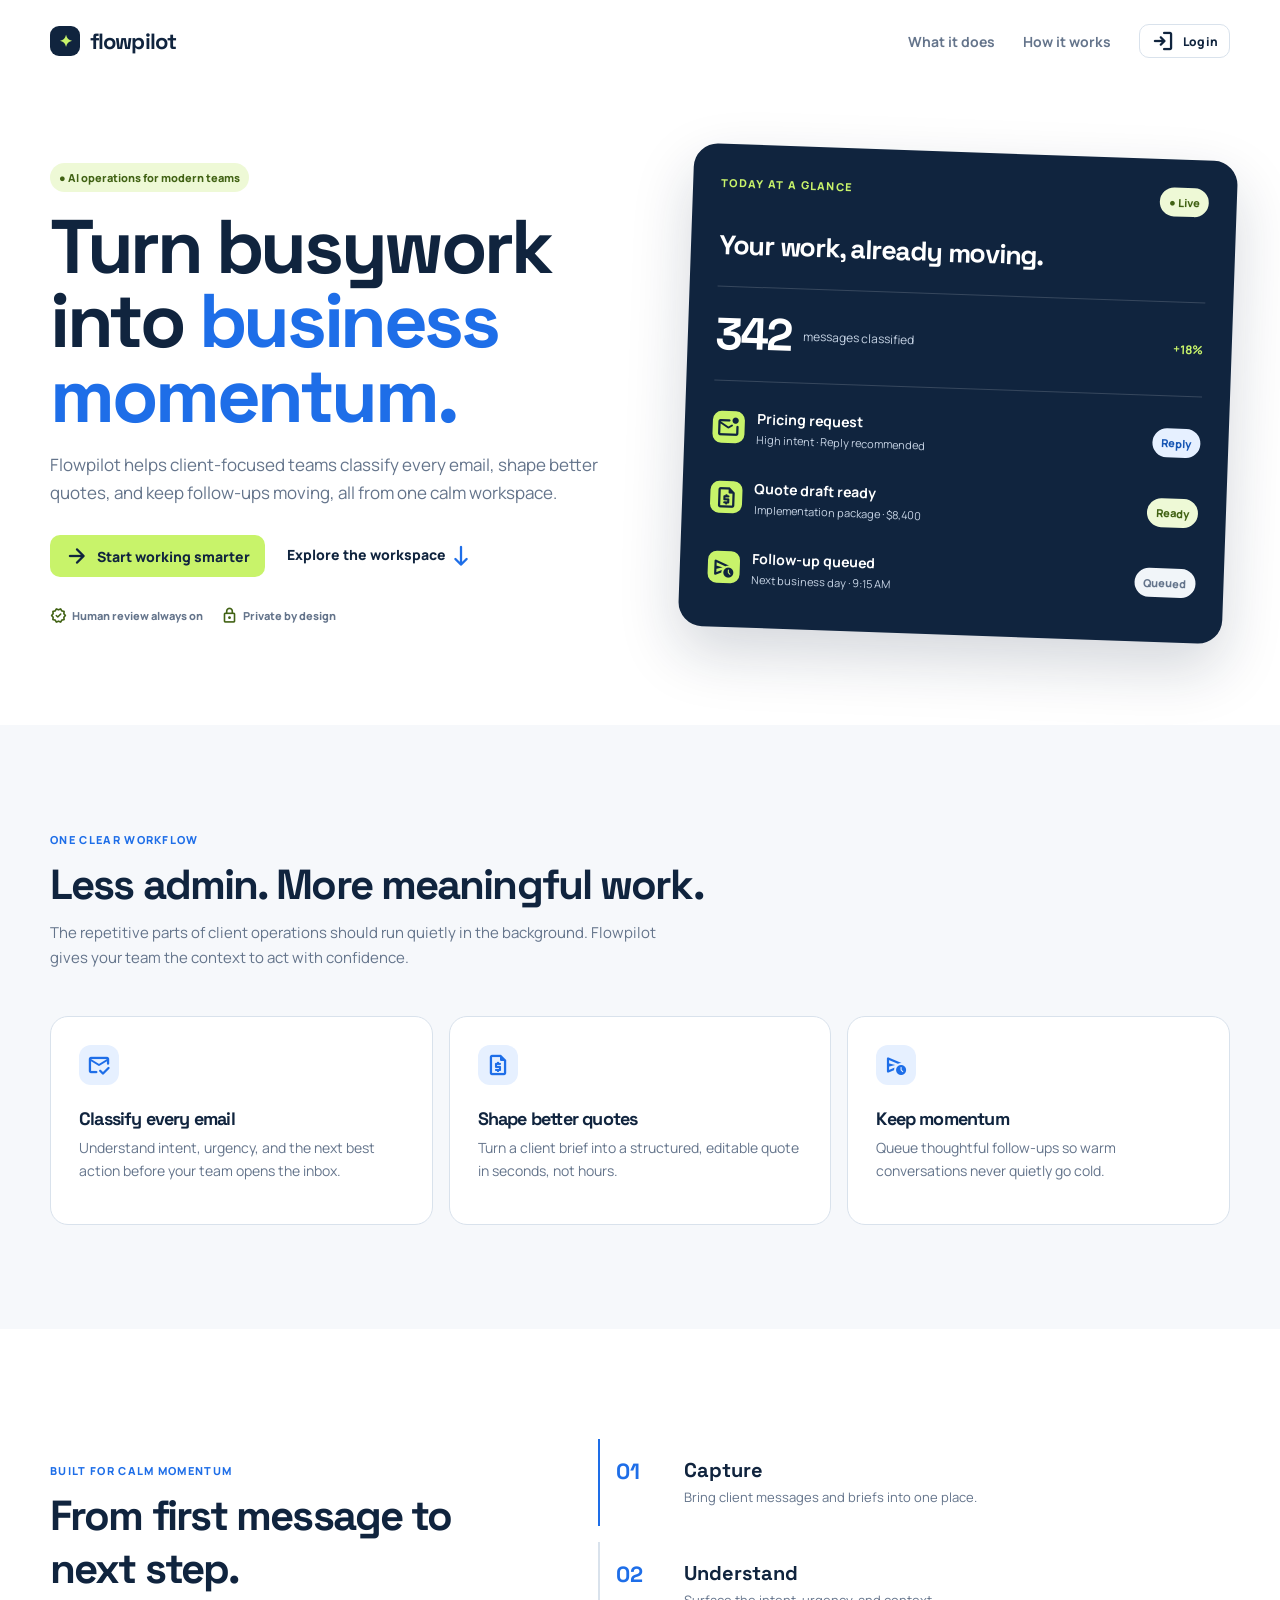
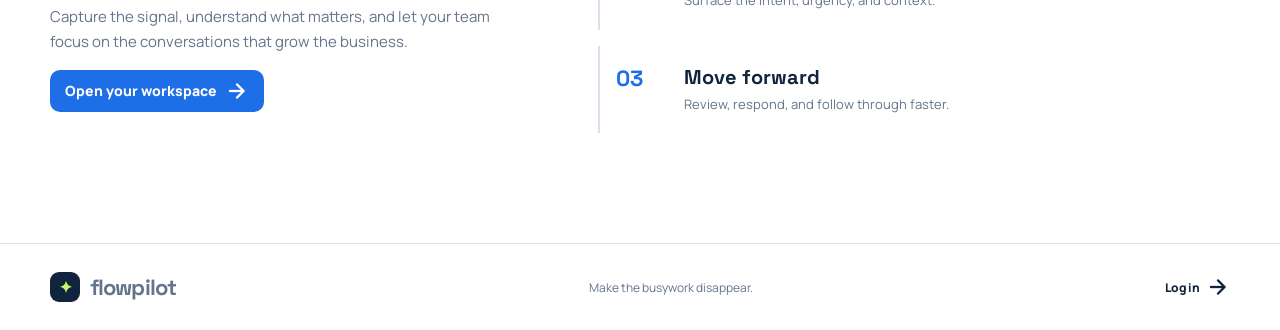
<file: index.html>
<!doctype html>
<html lang="en">
<head>
  <meta charset="utf-8">
  <meta name="viewport" content="width=device-width, initial-scale=1">
  <title>Flowpilot · Calm operations for client work</title>
  <link rel="preconnect" href="https://fonts.googleapis.com">
  <link rel="preconnect" href="https://fonts.gstatic.com" crossorigin>
  <link href="https://fonts.googleapis.com/css2?family=Manrope:wght@400;600;700;800&family=Space+Grotesk:wght@500;600;700&family=Material+Symbols+Rounded:FILL@0..1&display=swap" rel="stylesheet">
  <link rel="stylesheet" href="app.css">
</head>
<body data-page="landing">
  <script src="app.js"></script>
</body>
</html>
</file>
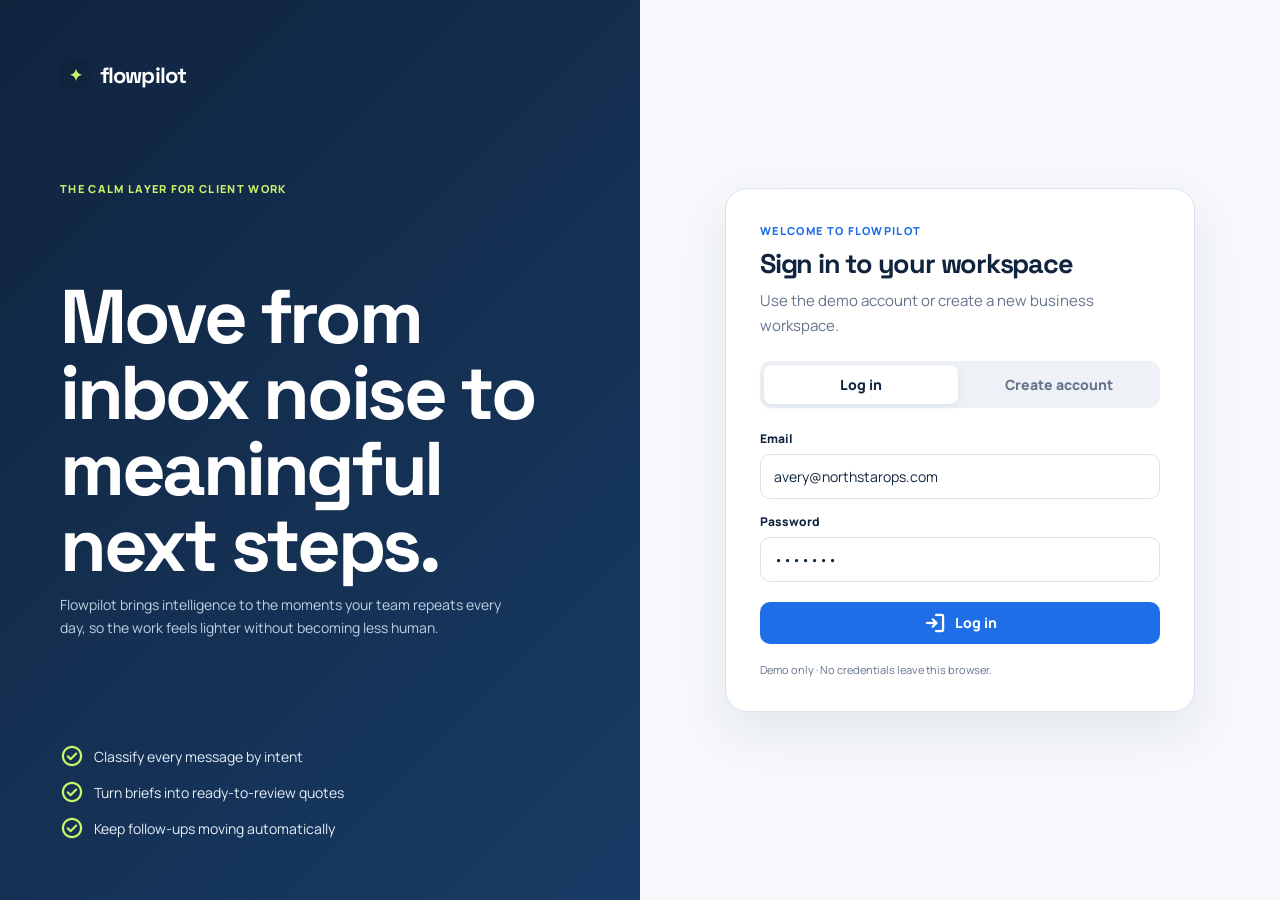
<file: analytics.html>
<!doctype html>
<html lang="en"><head><meta charset="utf-8"><meta name="viewport" content="width=device-width, initial-scale=1"><title>Analytics · flowpilot</title><link rel="preconnect" href="https://fonts.googleapis.com"><link rel="preconnect" href="https://fonts.gstatic.com" crossorigin><link href="https://fonts.googleapis.com/css2?family=Manrope:wght@400;600;700;800&family=Space+Grotesk:wght@500;600;700&family=Material+Symbols+Rounded:FILL@0..1&display=swap" rel="stylesheet"><link rel="stylesheet" href="app.css"></head><body data-page="analytics"><script src="app.js"></script></body></html>
</file>
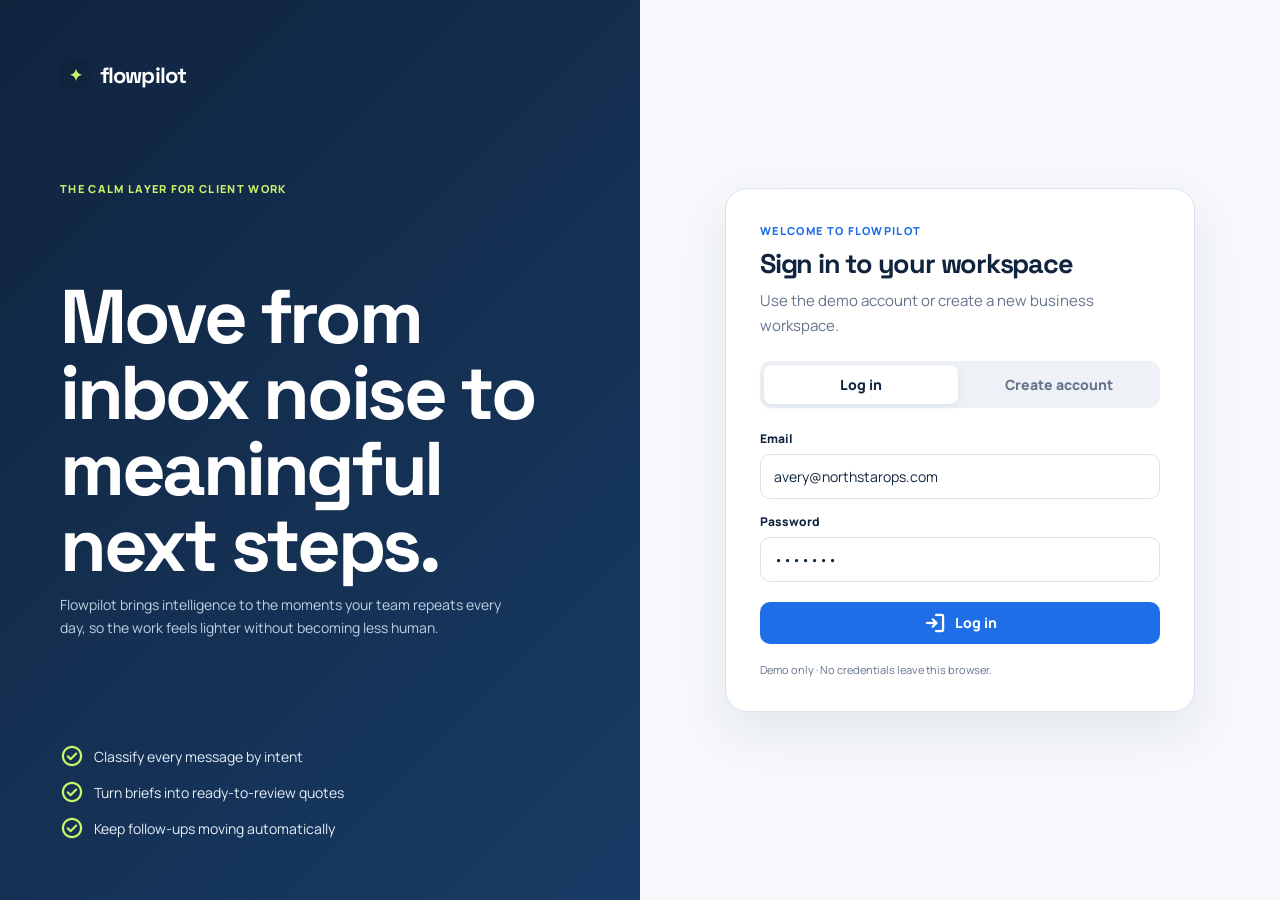
<file: campaign.html>
<!doctype html>
<html lang="en"><head><meta charset="utf-8"><meta name="viewport" content="width=device-width, initial-scale=1"><title>Followups · flowpilot</title><link rel="preconnect" href="https://fonts.googleapis.com"><link rel="preconnect" href="https://fonts.gstatic.com" crossorigin><link href="https://fonts.googleapis.com/css2?family=Manrope:wght@400;600;700;800&family=Space+Grotesk:wght@500;600;700&family=Material+Symbols+Rounded:FILL@0..1&display=swap" rel="stylesheet"><link rel="stylesheet" href="app.css"></head><body data-page="campaign"><script src="app.js"></script></body></html>
</file>
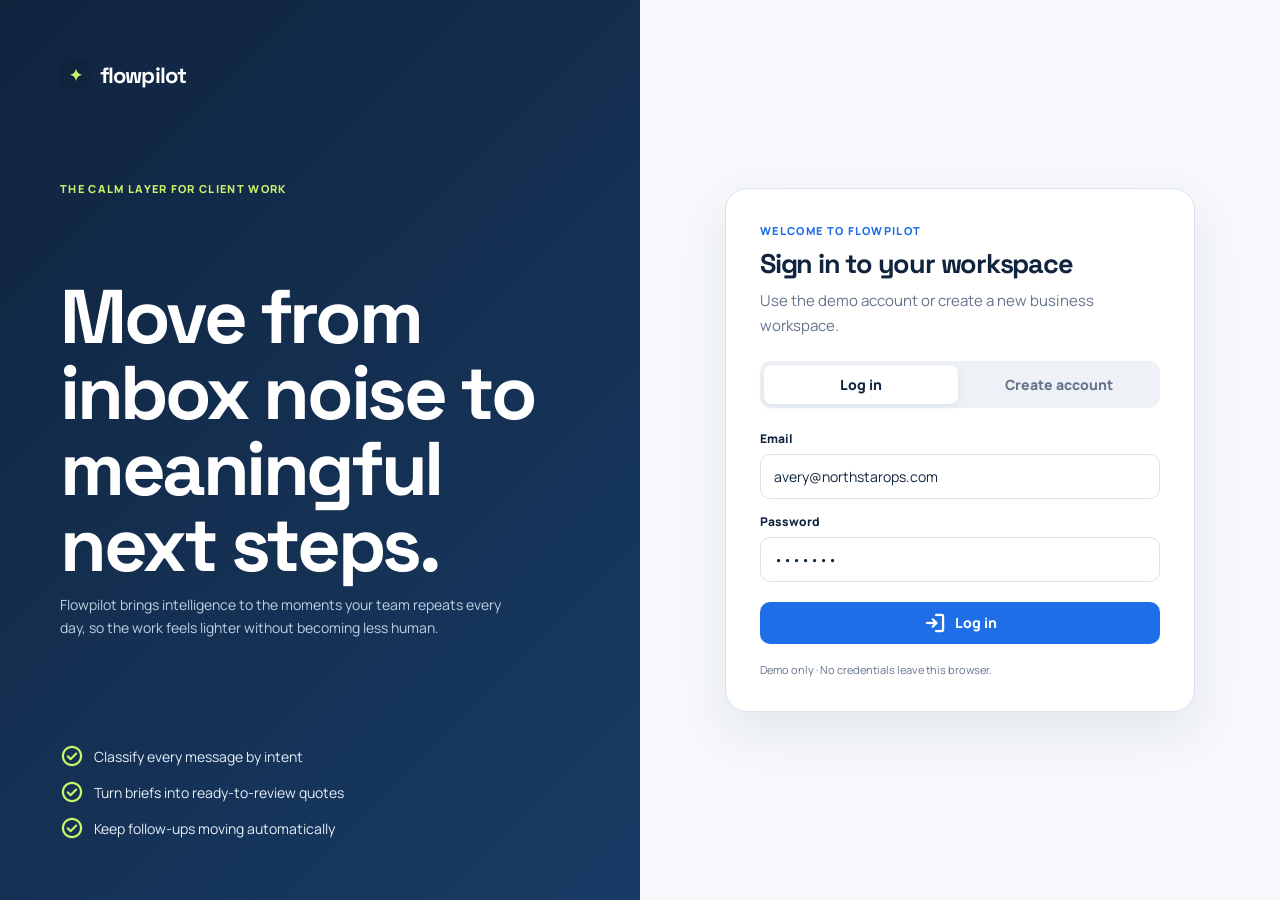
<file: dashboard.html>
<!doctype html>
<html lang="en"><head><meta charset="utf-8"><meta name="viewport" content="width=device-width, initial-scale=1"><title>Overview · flowpilot</title><link rel="preconnect" href="https://fonts.googleapis.com"><link rel="preconnect" href="https://fonts.gstatic.com" crossorigin><link href="https://fonts.googleapis.com/css2?family=Manrope:wght@400;600;700;800&family=Space+Grotesk:wght@500;600;700&family=Material+Symbols+Rounded:FILL@0..1&display=swap" rel="stylesheet"><link rel="stylesheet" href="app.css"></head><body data-page="dashboard"><script src="app.js"></script></body></html>
</file>
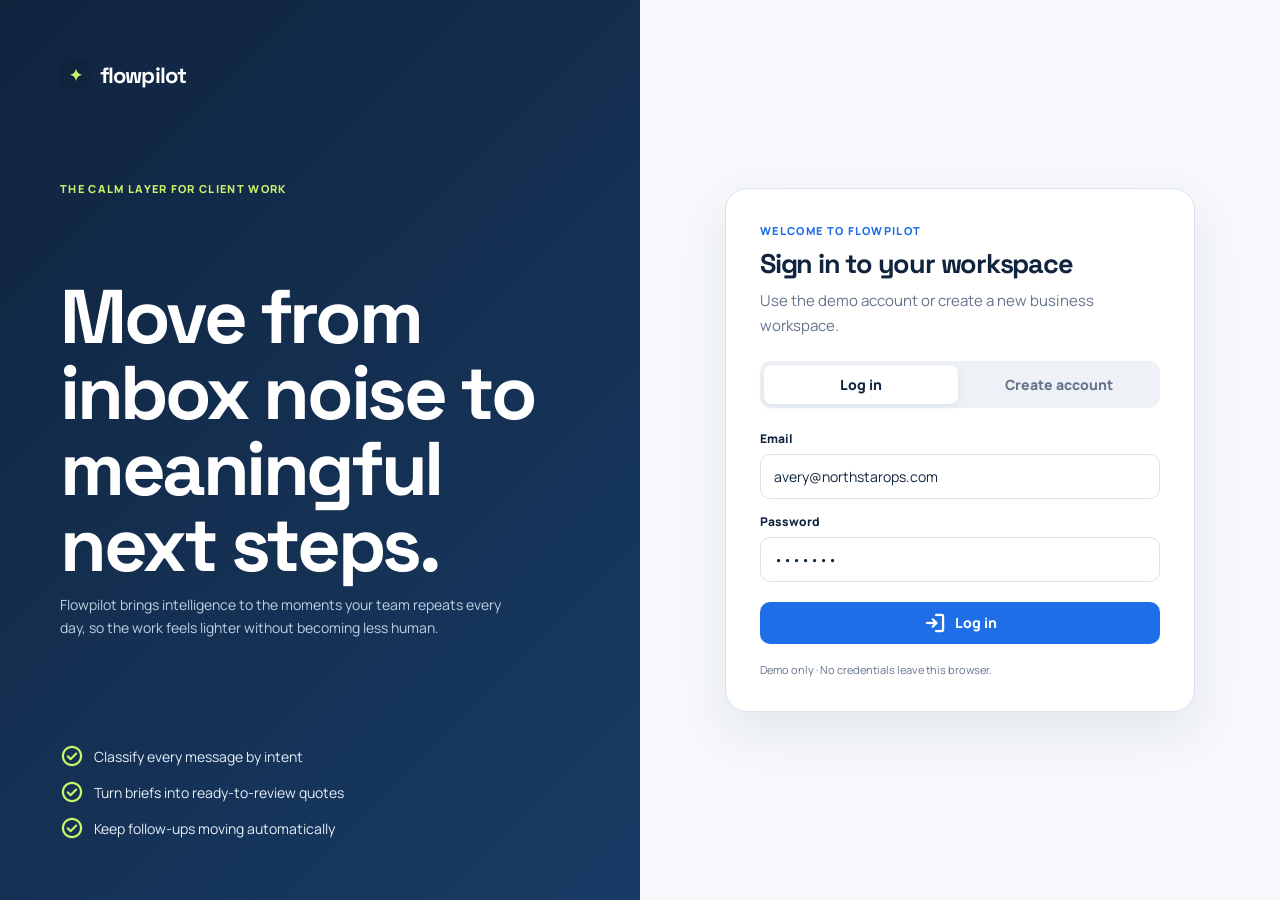
<file: inbox.html>
<!doctype html>
<html lang="en">
<head>
  <meta charset="utf-8">
  <meta name="viewport" content="width=device-width, initial-scale=1">
  <title>Inbox · flowpilot</title>
  <link rel="preconnect" href="https://fonts.googleapis.com">
  <link rel="preconnect" href="https://fonts.gstatic.com" crossorigin>
  <link href="https://fonts.googleapis.com/css2?family=Manrope:wght@400;600;700;800&family=Space+Grotesk:wght@500;600;700&family=Material+Symbols+Rounded:FILL@0..1&display=swap" rel="stylesheet">
  <link rel="stylesheet" href="app.css">
</head>
<body data-page="inbox">
  <script src="app.js"></script>
</body>
</html>
</file>
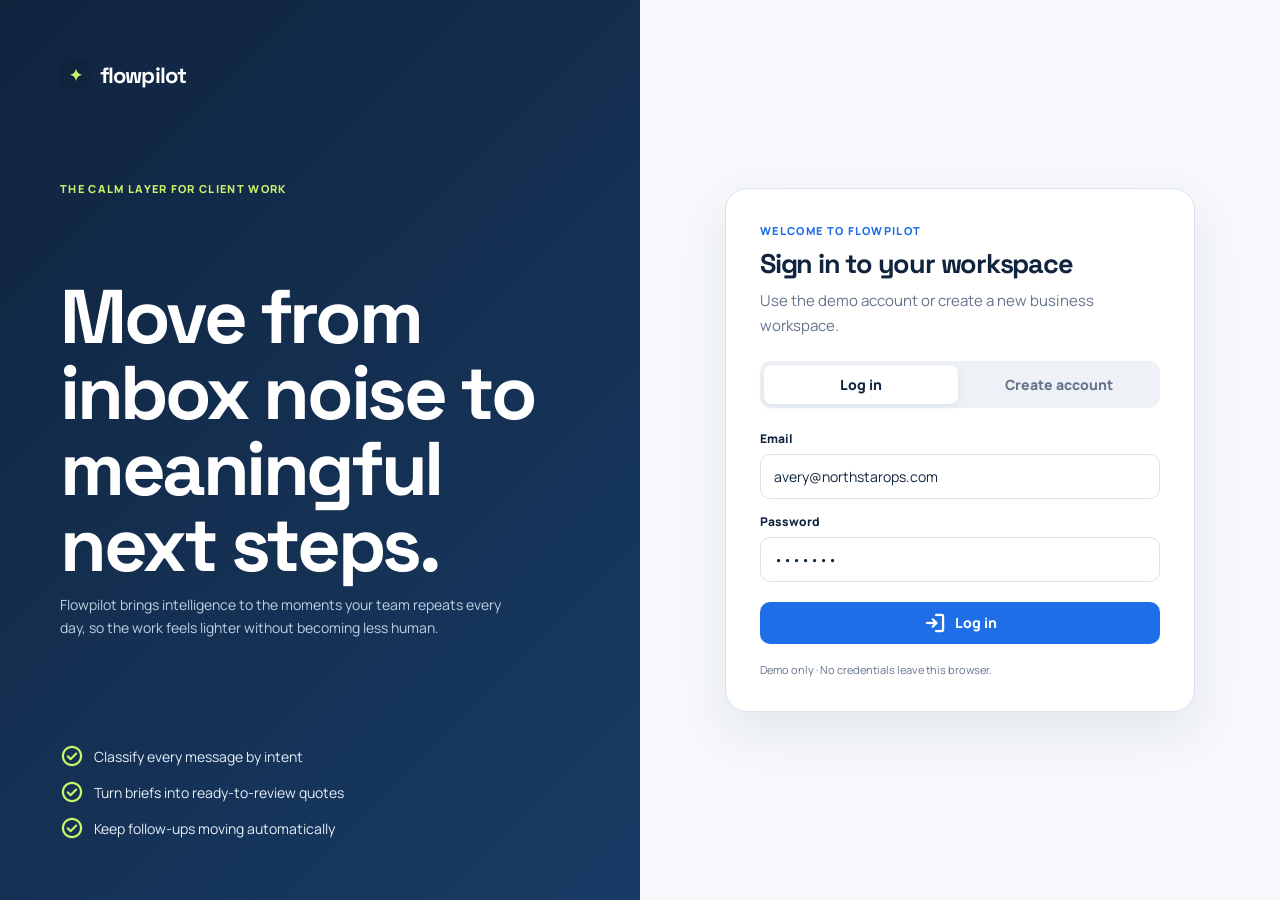
<file: lead.html>
<!doctype html>
<html lang="en"><head><meta charset="utf-8"><meta name="viewport" content="width=device-width, initial-scale=1"><title>Leads & email · flowpilot</title><link rel="preconnect" href="https://fonts.googleapis.com"><link rel="preconnect" href="https://fonts.gstatic.com" crossorigin><link href="https://fonts.googleapis.com/css2?family=Manrope:wght@400;600;700;800&family=Space+Grotesk:wght@500;600;700&family=Material+Symbols+Rounded:FILL@0..1&display=swap" rel="stylesheet"><link rel="stylesheet" href="app.css"></head><body data-page="leads"><script src="app.js"></script></body></html>
</file>
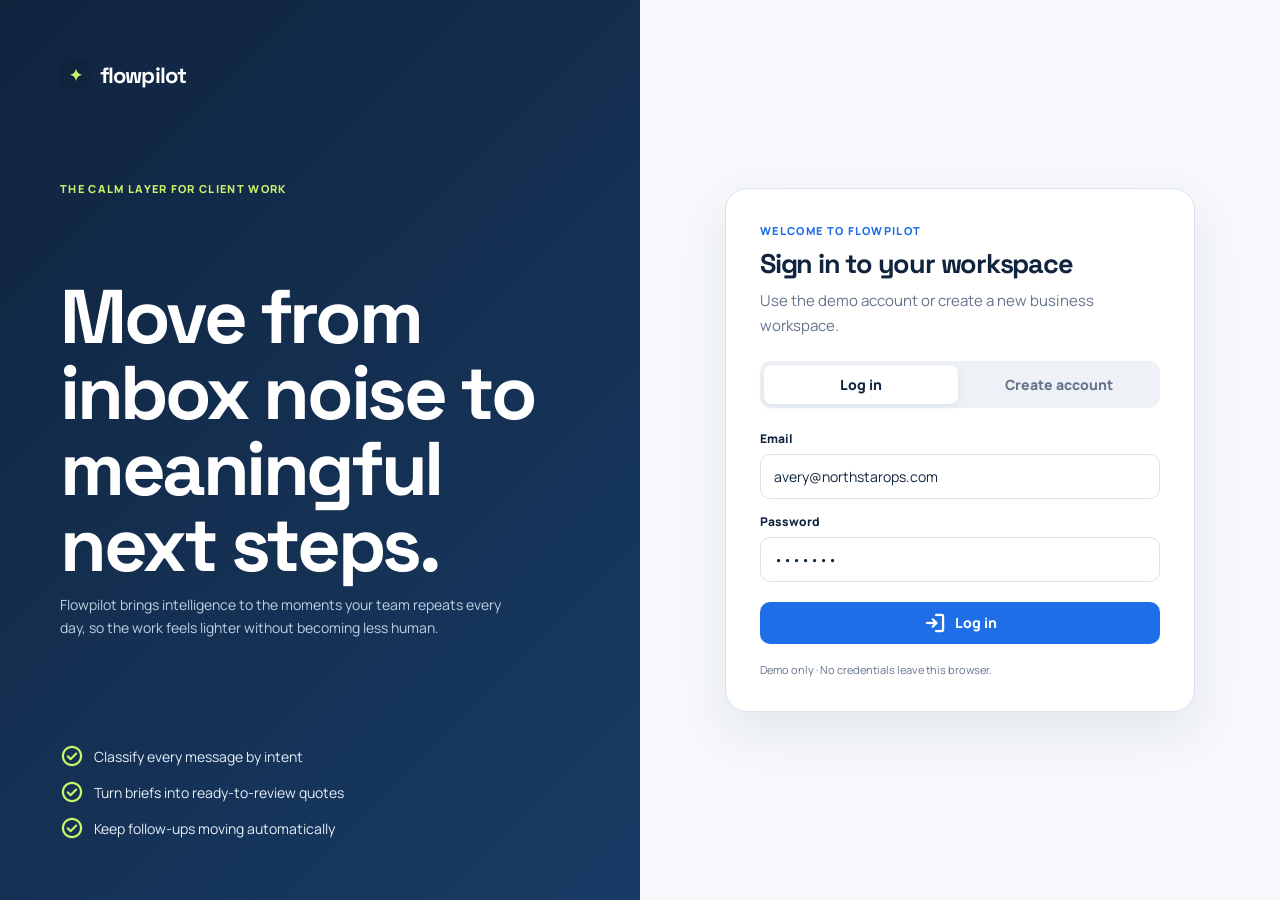
<file: login.html>
<!doctype html>
<html lang="en"><head><meta charset="utf-8"><meta name="viewport" content="width=device-width, initial-scale=1"><title>Log in · flowpilot</title><link rel="preconnect" href="https://fonts.googleapis.com"><link rel="preconnect" href="https://fonts.gstatic.com" crossorigin><link href="https://fonts.googleapis.com/css2?family=Manrope:wght@400;600;700;800&family=Space+Grotesk:wght@500;600;700&family=Material+Symbols+Rounded:FILL@0..1&display=swap" rel="stylesheet"><link rel="stylesheet" href="app.css"></head><body data-page="auth"><script src="app.js"></script></body></html>
</file>
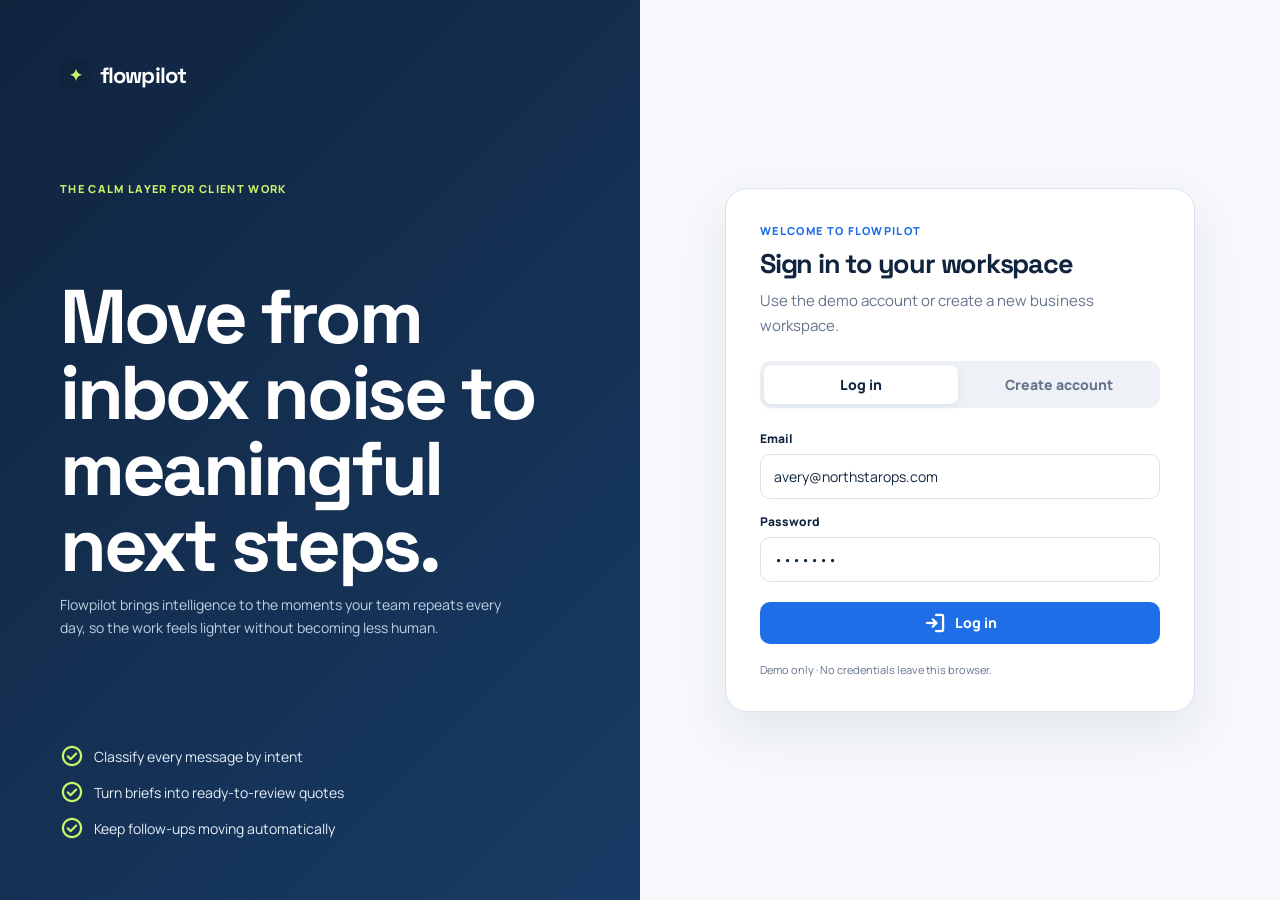
<file: profile.html>
<!doctype html>
<html lang="en"><head><meta charset="utf-8"><meta name="viewport" content="width=device-width, initial-scale=1"><title>Profile & business · flowpilot</title><link rel="preconnect" href="https://fonts.googleapis.com"><link rel="preconnect" href="https://fonts.gstatic.com" crossorigin><link href="https://fonts.googleapis.com/css2?family=Manrope:wght@400;600;700;800&family=Space+Grotesk:wght@500;600;700&family=Material+Symbols+Rounded:FILL@0..1&display=swap" rel="stylesheet"><link rel="stylesheet" href="app.css"></head><body data-page="profile"><script src="app.js"></script></body></html>
</file>
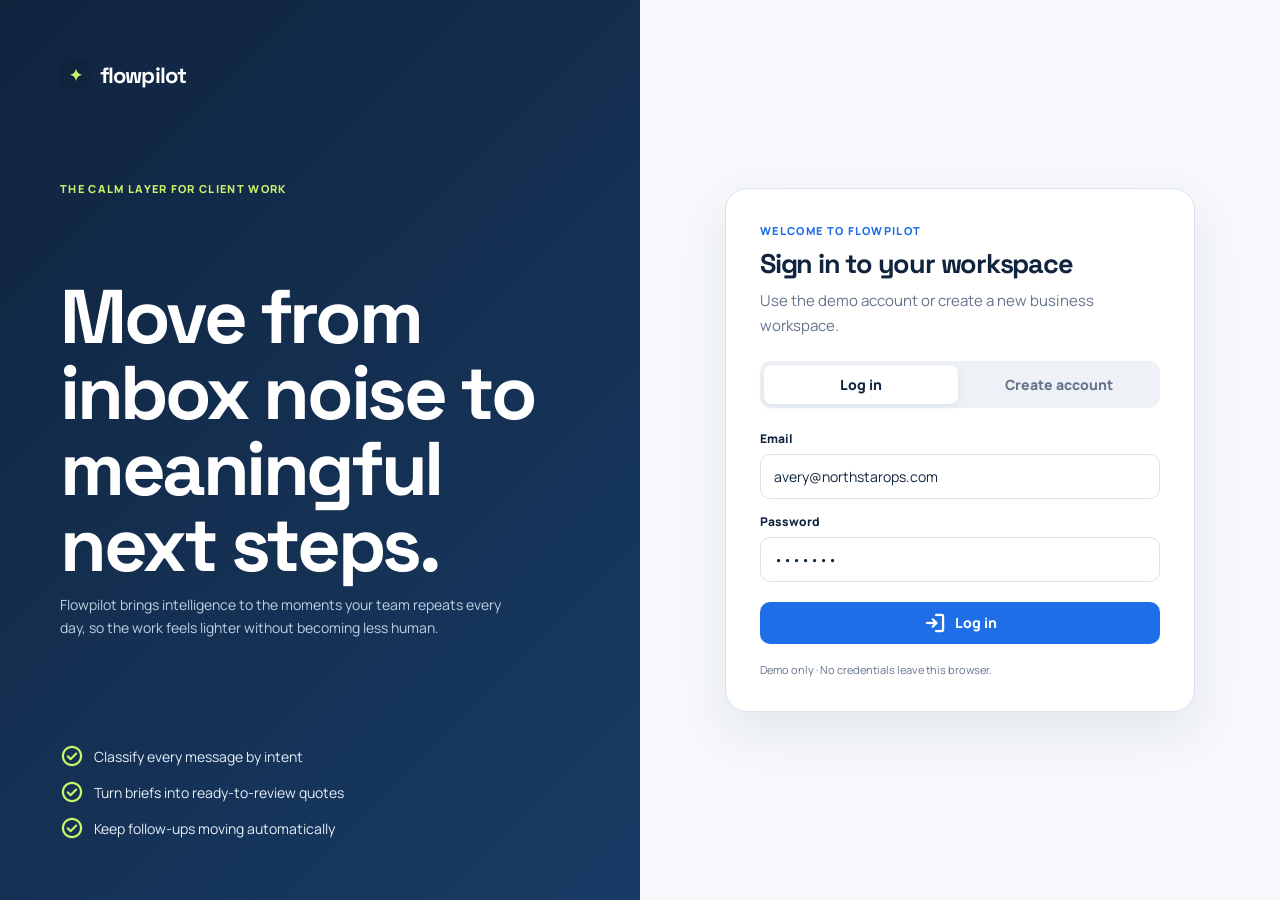
<file: services.html>
<!doctype html>
<html lang="en"><head><meta charset="utf-8"><meta name="viewport" content="width=device-width, initial-scale=1"><title>AI services · flowpilot</title><link rel="preconnect" href="https://fonts.googleapis.com"><link rel="preconnect" href="https://fonts.gstatic.com" crossorigin><link href="https://fonts.googleapis.com/css2?family=Manrope:wght@400;600;700;800&family=Space+Grotesk:wght@500;600;700&family=Material+Symbols+Rounded:FILL@0..1&display=swap" rel="stylesheet"><link rel="stylesheet" href="app.css"></head><body data-page="services"><script src="app.js"></script></body></html>
</file>
<file: app.css>
:root {
  --ink: #10243e;
  --muted: #64748b;
  --line: #d9e2ec;
  --paper: #f6f8fb;
  --card: #ffffff;
  --blue: #1e6ee8;
  --blue-soft: #e6f0ff;
  --lime: #c8f36a;
  --lime-deep: #416214;
  --coral: #ff7b64;
  --yellow: #fff0b8;
  --shadow: 0 20px 50px rgba(16, 36, 62, .08);
  --radius: 18px;
  --font: 'Manrope', sans-serif;
  --display: 'Space Grotesk', sans-serif;
}
* { box-sizing: border-box; }
body { margin: 0; min-width: 320px; color: var(--ink); background: var(--paper); font-family: var(--font); font-size: 14px; }
a { color: inherit; text-decoration: none; }
button, input, select, textarea { font: inherit; }
button { border: 0; cursor: pointer; }
.material-symbols-rounded { font-variation-settings: 'FILL' 0, 'wght' 500, 'GRAD' 0, 'opsz' 24; vertical-align: middle; }
.app { min-height: 100vh; }
.topbar { height: 76px; display: flex; align-items: center; justify-content: space-between; padding: 0 34px; background: rgba(255,255,255,.86); border-bottom: 1px solid var(--line); position: sticky; top: 0; z-index: 10; backdrop-filter: blur(16px); }
.brand { display: inline-flex; align-items: center; gap: 10px; font-family: var(--display); font-size: 22px; font-weight: 700; letter-spacing: -.04em; }
.brand-mark { width: 30px; height: 30px; display: grid; place-items: center; border-radius: 9px; background: var(--ink); color: var(--lime); font-size: 16px; }
.top-actions { display: flex; align-items: center; gap: 12px; }
.avatar { width: 36px; height: 36px; border-radius: 50%; display: grid; place-items: center; color: var(--ink); background: var(--lime); font-weight: 800; }
.layout { display: grid; grid-template-columns: 244px minmax(0, 1fr); min-height: calc(100vh - 76px); }
.sidebar { padding: 28px 16px; border-right: 1px solid var(--line); background: #fff; }
.eyebrow { margin: 0 0 8px; color: var(--blue); font-size: 11px; font-weight: 800; text-transform: uppercase; letter-spacing: .12em; }
.nav-group { display: grid; gap: 5px; margin: 22px 0; }
.nav-label { padding: 0 12px; color: var(--muted); font-size: 10px; font-weight: 800; text-transform: uppercase; letter-spacing: .12em; }
.nav-link { display: flex; align-items: center; gap: 11px; padding: 11px 12px; color: var(--muted); border-radius: 11px; font-weight: 700; transition: .18s ease; }
.nav-link:hover, .nav-link.active { color: var(--ink); background: var(--blue-soft); }
.nav-link.active .material-symbols-rounded { color: var(--blue); }
.sidebar-note { margin-top: auto; padding: 16px; background: var(--ink); color: #fff; border-radius: 15px; }
.sidebar-note p { margin: 7px 0 0; color: #c8d5e6; font-size: 12px; line-height: 1.5; }
.main { width: min(1200px, 100%); padding: 42px 42px 80px; }
.page-head { display: flex; align-items: end; justify-content: space-between; gap: 20px; margin-bottom: 30px; }
h1, h2, h3, p { margin-top: 0; }
h1, h2, h3 { font-family: var(--display); letter-spacing: -.045em; }
h1 { margin-bottom: 10px; font-size: clamp(32px, 4vw, 52px); line-height: 1; }
h2 { margin-bottom: 8px; font-size: 27px; }
h3 { margin-bottom: 6px; font-size: 18px; }
.lede { max-width: 620px; color: var(--muted); font-size: 15px; line-height: 1.65; }
.card { padding: 22px; background: var(--card); border: 1px solid var(--line); border-radius: var(--radius); box-shadow: 0 6px 20px rgba(16,36,62,.025); }
.card:hover { border-color: #aac6ec; }
.grid { display: grid; gap: 16px; }
.grid-2 { grid-template-columns: repeat(2, minmax(0, 1fr)); }
.grid-3 { grid-template-columns: repeat(3, minmax(0, 1fr)); }
.grid-4 { grid-template-columns: repeat(4, minmax(0, 1fr)); }
.span-2 { grid-column: span 2; }
.stats { margin-bottom: 28px; }
.stat { min-height: 140px; display: flex; flex-direction: column; justify-content: space-between; }
.stat-value { font-family: var(--display); font-size: 34px; font-weight: 700; letter-spacing: -.06em; }
.stat-meta { display: inline-flex; align-items: center; gap: 5px; color: var(--lime-deep); font-size: 12px; font-weight: 800; }
.service-card { min-height: 188px; display: flex; flex-direction: column; justify-content: space-between; position: relative; overflow: hidden; }
.service-card::after { content: ''; width: 100px; height: 100px; position: absolute; right: -35px; bottom: -35px; border-radius: 50%; background: var(--blue-soft); }
.service-card.featured { color: #fff; background: var(--blue); border-color: var(--blue); }
.service-card.featured::after { background: rgba(255,255,255,.12); }
.service-card.featured .muted { color: #dceaff; }
.service-icon { width: 40px; height: 40px; display: grid; place-items: center; color: var(--blue); background: var(--blue-soft); border-radius: 12px; }
.featured .service-icon { color: var(--ink); background: var(--lime); }
.service-card h3, .service-card p { position: relative; z-index: 1; }
.service-card p { margin-bottom: 0; color: var(--muted); line-height: 1.5; }
.section-head { display: flex; justify-content: space-between; align-items: center; gap: 16px; margin: 32px 0 14px; }
.section-head h2, .section-head h3 { margin-bottom: 0; }
.btn { min-height: 42px; display: inline-flex; align-items: center; justify-content: center; gap: 8px; padding: 0 15px; border-radius: 10px; color: #fff; background: var(--ink); font-weight: 800; transition: transform .18s ease, opacity .18s ease; }
.btn:hover { transform: translateY(-1px); opacity: .9; }
.btn.primary { background: var(--blue); }
.btn.lime { color: var(--ink); background: var(--lime); }
.btn.ghost { color: var(--ink); background: #fff; border: 1px solid var(--line); }
.btn.small { min-height: 34px; padding: 0 11px; font-size: 12px; }
.landing { min-height: 100vh; overflow: hidden; background: #fff; }
.landing-nav { width: min(1180px, calc(100% - 48px)); height: 82px; display: flex; align-items: center; justify-content: space-between; margin: 0 auto; }
.landing-nav nav { display: flex; align-items: center; gap: 28px; color: var(--muted); font-weight: 700; }
.landing-nav nav a:not(.btn):hover, footer a:hover { color: var(--blue); }
.landing-hero { width: min(1180px, calc(100% - 48px)); min-height: 610px; display: grid; grid-template-columns: 1.02fr .98fr; align-items: center; gap: 70px; margin: 0 auto; padding: 70px 0 90px; }
.landing-copy h1 { max-width: 680px; margin: 18px 0; font-size: clamp(46px, 6vw, 76px); line-height: .98; }
.landing-copy h1 em { color: var(--blue); font-style: normal; }
.landing-copy .lede { max-width: 570px; font-size: 17px; }
.landing-actions { display: flex; align-items: center; gap: 22px; margin-top: 28px; }
.text-link { color: var(--ink); font-weight: 800; }
.text-link .material-symbols-rounded { color: var(--blue); }
.landing-proof { display: flex; gap: 18px; margin-top: 30px; color: var(--muted); font-size: 11px; font-weight: 800; }
.landing-proof span { display: inline-flex; align-items: center; gap: 5px; }
.landing-proof .material-symbols-rounded { color: var(--lime-deep); font-size: 17px; }
.landing-preview { padding: 28px; color: #fff; background: var(--ink); border-radius: 24px; box-shadow: 0 25px 60px rgba(16,36,62,.18); transform: rotate(2deg); }
.preview-top, .preview-stat, .preview-list > div { display: flex; align-items: center; justify-content: space-between; gap: 12px; }
.preview-top .eyebrow { color: var(--lime); }
.landing-preview h3 { margin: 26px 0 24px; font-size: 27px; }
.preview-stat { padding: 18px 0; border-top: 1px solid rgba(255,255,255,.16); border-bottom: 1px solid rgba(255,255,255,.16); }
.preview-stat strong { font: 700 45px var(--display); letter-spacing: -.06em; }
.preview-stat span { margin-right: auto; color: #c8d5e6; font-size: 12px; }
.preview-stat b { color: var(--lime); font-size: 12px; }
.preview-list { display: grid; gap: 6px; margin-top: 14px; }
.preview-list > div { padding: 13px 0; }
.preview-list > div > span:nth-child(2) { display: grid; gap: 4px; flex: 1; }
.preview-list small { color: #c8d5e6; font-size: 11px; }
.preview-icon { width: 32px; height: 32px; display: grid; place-items: center; color: var(--ink); background: var(--lime); border-radius: 9px; }
.preview-list .chip { white-space: nowrap; }
.landing-section { padding: 104px max(24px, calc((100% - 1180px) / 2)); background: var(--paper); }
.landing-section-head { max-width: 680px; }
.landing-section h2, .landing-workflow h2 { margin: 10px 0; font-size: 42px; }
.landing-features { display: grid; grid-template-columns: repeat(3, 1fr); gap: 16px; margin-top: 45px; }
.landing-features article { padding: 28px; background: #fff; border: 1px solid var(--line); border-radius: var(--radius); }
.landing-features article h3 { margin-top: 22px; }
.landing-features article p, .workflow-steps p { color: var(--muted); line-height: 1.65; }
.landing-workflow { display: grid; grid-template-columns: .85fr 1.15fr; gap: 80px; align-items: center; width: min(1180px, calc(100% - 48px)); margin: 0 auto; padding: 110px 0; }
.workflow-steps { display: grid; gap: 16px; }
.workflow-steps > div { display: grid; grid-template-columns: 52px 1fr; gap: 4px 16px; padding: 18px 0 18px 16px; border-left: 2px solid var(--line); }
.workflow-steps > div:first-child { border-color: var(--blue); }
.workflow-steps b { grid-row: span 2; color: var(--blue); font: 700 22px var(--display); }
.workflow-steps span { font: 700 20px var(--display); }
.workflow-steps p { margin: 0; font-size: 13px; }
footer { display: flex; align-items: center; justify-content: space-between; gap: 20px; padding: 28px max(24px, calc((100% - 1180px) / 2)); border-top: 1px solid var(--line); color: var(--muted); font-size: 12px; }
footer a:last-child { display: inline-flex; align-items: center; gap: 6px; color: var(--ink); font-weight: 800; }
.chip { display: inline-flex; align-items: center; gap: 5px; padding: 7px 9px; border-radius: 999px; color: var(--muted); background: #f1f5f9; font-size: 11px; font-weight: 800; }
.chip.live { color: var(--lime-deep); background: #eef9d6; }
.chip.blue { color: #1655b4; background: var(--blue-soft); }
.list { display: grid; gap: 10px; }
.list-row { display: flex; align-items: center; justify-content: space-between; gap: 16px; padding: 14px 0; border-bottom: 1px solid var(--line); }
.list-row:last-child { border-bottom: 0; }
.row-main { display: flex; align-items: center; gap: 12px; min-width: 0; }
.row-icon { width: 36px; height: 36px; flex: 0 0 auto; display: grid; place-items: center; color: var(--blue); background: var(--blue-soft); border-radius: 10px; }
.row-title { margin: 0 0 3px; font-weight: 800; }
.row-sub { margin: 0; color: var(--muted); font-size: 12px; }
.progress { height: 7px; overflow: hidden; border-radius: 99px; background: #e9eef4; }
.progress > span { display: block; height: 100%; border-radius: inherit; background: var(--blue); }
.table-wrap { overflow-x: auto; }
table { width: 100%; border-collapse: collapse; }
th, td { padding: 14px 10px; text-align: left; border-bottom: 1px solid var(--line); white-space: nowrap; }
th { color: var(--muted); font-size: 10px; letter-spacing: .1em; text-transform: uppercase; }
td { font-size: 13px; }
.form-grid { display: grid; grid-template-columns: repeat(2, minmax(0,1fr)); gap: 16px; }
.field { display: grid; gap: 7px; }
.field.full { grid-column: 1 / -1; }
.field label { font-size: 12px; font-weight: 800; }
.field input, .field select, .field textarea { width: 100%; padding: 12px 13px; color: var(--ink); background: #fff; border: 1px solid var(--line); border-radius: 10px; outline: none; }
.field textarea { min-height: 110px; resize: vertical; }
.field input:focus, .field select:focus, .field textarea:focus { border-color: var(--blue); box-shadow: 0 0 0 3px rgba(30,110,232,.12); }
.notice { display: flex; align-items: flex-start; gap: 10px; padding: 13px 15px; border-radius: 12px; color: #1655b4; background: var(--blue-soft); font-size: 12px; line-height: 1.5; }
.notice.success { color: var(--lime-deep); background: #eef9d6; }
.notice.warn { color: #7d5a00; background: var(--yellow); }
.hero-band { display: grid; grid-template-columns: 1.2fr .8fr; gap: 24px; align-items: center; padding: 32px; margin-bottom: 28px; color: #fff; background: var(--ink); border-radius: 24px; overflow: hidden; position: relative; }
.hero-band::after { content: ''; width: 280px; height: 280px; position: absolute; right: -90px; top: -100px; border: 35px solid rgba(200,243,106,.55); border-radius: 50%; }
.hero-band h1 { position: relative; z-index: 1; }
.hero-band .lede { color: #c8d5e6; position: relative; z-index: 1; }
.workflow { display: grid; grid-template-columns: repeat(4, 1fr); gap: 9px; position: relative; z-index: 1; }
.workflow-step { padding: 14px 10px; background: rgba(255,255,255,.09); border: 1px solid rgba(255,255,255,.13); border-radius: 12px; }
.workflow-step b { display: block; color: var(--lime); font-family: var(--display); font-size: 20px; }
.workflow-step span { color: #dce5f0; font-size: 11px; }
.auth-page { min-height: 100vh; display: grid; grid-template-columns: 1fr 1fr; background: var(--ink); }
.auth-visual { padding: 60px; display: flex; flex-direction: column; justify-content: space-between; color: #fff; background: linear-gradient(135deg, #10243e, #183b65); }
.auth-visual h1 { max-width: 530px; margin-top: 80px; font-size: clamp(42px, 6vw, 76px); }
.auth-visual p { max-width: 450px; color: #bfd0e3; line-height: 1.7; }
.auth-points { display: grid; gap: 12px; }
.auth-point { display: flex; gap: 10px; align-items: center; color: #e6eef8; }
.auth-point .material-symbols-rounded { color: var(--lime); }
.auth-panel { display: grid; place-items: center; padding: 30px; background: var(--paper); }
.auth-card { width: min(470px, 100%); padding: 34px; background: #fff; border: 1px solid var(--line); border-radius: 22px; box-shadow: var(--shadow); }
.tabs { display: flex; gap: 5px; padding: 4px; margin: 22px 0; background: #eef2f6; border-radius: 11px; }
.tab { flex: 1; padding: 10px; color: var(--muted); background: transparent; border-radius: 8px; font-weight: 800; }
.tab.active { color: var(--ink); background: #fff; box-shadow: 0 2px 8px rgba(16,36,62,.08); }
.hidden { display: none !important; }
.field-hint { margin: 7px 0 0; color: var(--muted); font-size: 12px; line-height: 1.5; }
.compose-tabs { margin: 18px 0 22px; }
.toast { position: fixed; right: 24px; bottom: 24px; z-index: 30; padding: 13px 16px; color: #fff; background: var(--ink); border-radius: 10px; box-shadow: var(--shadow); }
@media (max-width: 980px) { .layout { grid-template-columns: 1fr; } .sidebar { display: none; } .main { padding: 30px 22px 80px; } .grid-4 { grid-template-columns: repeat(2,1fr); } .hero-band { grid-template-columns: 1fr; } }
@media (max-width: 680px) { .topbar { height: 66px; padding: 0 18px; } .top-actions .btn.ghost { display: none; } .page-head { align-items: start; flex-direction: column; } .grid-2, .grid-3, .grid-4, .form-grid { grid-template-columns: 1fr; } .span-2 { grid-column: auto; } .main { padding: 24px 16px 80px; } .card { padding: 18px; } .auth-page { display: block; } .auth-visual { min-height: 330px; padding: 28px 22px; } .auth-visual h1 { margin-top: 40px; font-size: 42px; } .auth-points { display: none; } .auth-panel { padding: 18px; } .auth-card { padding: 22px; } .workflow { grid-template-columns: repeat(2,1fr); } }
@media (max-width: 680px) { .landing-nav, .landing-hero, .landing-workflow { width: min(100% - 32px, 1180px); } .landing-nav { height: 70px; } .landing-nav nav a:not(.btn) { display: none; } .landing-hero { display: block; padding: 58px 0 70px; } .landing-copy h1 { font-size: 48px; } .landing-copy .lede { font-size: 15px; } .landing-actions { align-items: flex-start; flex-direction: column; gap: 16px; } .landing-proof { align-items: flex-start; flex-direction: column; gap: 8px; } .landing-preview { margin-top: 52px; padding: 20px; transform: none; } .landing-preview h3 { font-size: 23px; } .preview-list .chip { display: none; } .landing-section { padding: 72px 16px; } .landing-section h2, .landing-workflow h2 { font-size: 34px; } .landing-features { grid-template-columns: 1fr; margin-top: 30px; } .landing-workflow { display: block; padding: 72px 0; } .workflow-steps { margin-top: 38px; } footer { align-items: flex-start; flex-direction: column; padding: 24px 16px; } }
</file>
